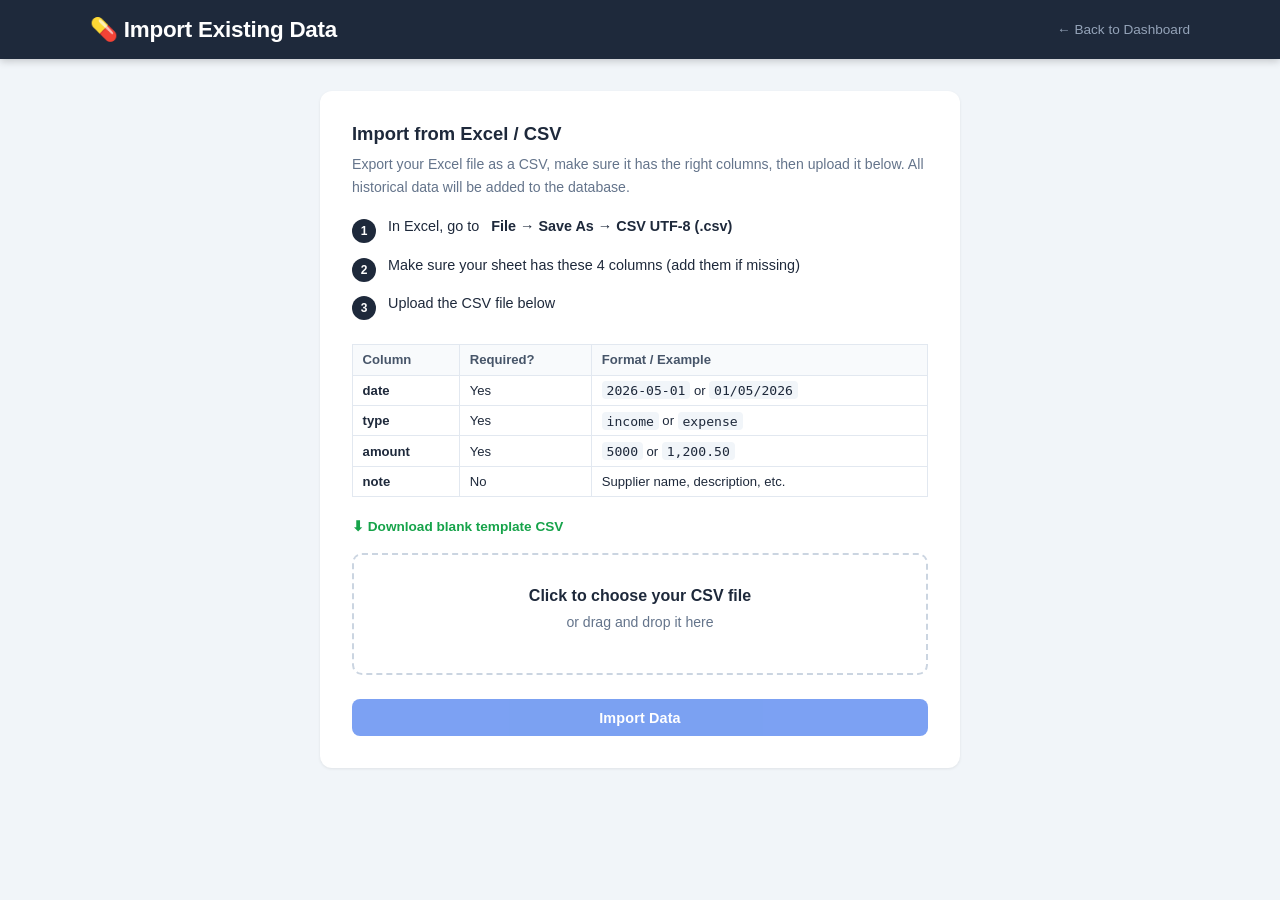
<file: templates/import.html>
<!DOCTYPE html>
<html lang="en">
<head>
    <meta charset="UTF-8">
    <meta name="viewport" content="width=device-width, initial-scale=1.0">
    <title>Import Data — Pharmacy Dashboard</title>
    <link rel="stylesheet" href="/static/style.css">
    <style>
        .import-card {
            background: white;
            border-radius: 12px;
            padding: 2rem;
            box-shadow: 0 1px 3px rgba(0,0,0,0.08);
            max-width: 640px;
            margin: 0 auto;
        }
        .import-card h2 { font-size: 1.15rem; font-weight: 700; margin-bottom: 0.5rem; }
        .import-card p  { color: #64748b; font-size: 0.88rem; margin-bottom: 1.25rem; line-height: 1.6; }

        .steps { counter-reset: step; list-style: none; padding: 0; margin-bottom: 1.5rem; }
        .steps li {
            counter-increment: step;
            display: flex;
            gap: 0.75rem;
            align-items: flex-start;
            margin-bottom: 0.85rem;
            font-size: 0.9rem;
        }
        .steps li::before {
            content: counter(step);
            min-width: 24px;
            height: 24px;
            background: #1e293b;
            color: white;
            border-radius: 50%;
            display: flex;
            align-items: center;
            justify-content: center;
            font-size: 0.75rem;
            font-weight: 700;
            flex-shrink: 0;
            margin-top: 1px;
        }

        .format-table {
            width: 100%;
            border-collapse: collapse;
            font-size: 0.82rem;
            margin: 0.75rem 0 1.25rem;
        }
        .format-table th, .format-table td {
            text-align: left;
            padding: 0.45rem 0.6rem;
            border: 1px solid #e2e8f0;
        }
        .format-table th { background: #f8fafc; font-weight: 700; color: #475569; }
        .format-table td code {
            background: #f1f5f9;
            padding: 0.1rem 0.3rem;
            border-radius: 4px;
            font-family: monospace;
        }

        .drop-zone {
            border: 2px dashed #cbd5e1;
            border-radius: 10px;
            padding: 2rem;
            text-align: center;
            cursor: pointer;
            transition: border-color 0.2s, background 0.2s;
            margin-bottom: 1rem;
        }
        .drop-zone.drag-over { border-color: #2563eb; background: #eff6ff; }
        .drop-zone p { color: #64748b; font-size: 0.88rem; margin: 0; }
        .drop-zone strong { display: block; font-size: 1rem; color: #1e293b; margin-bottom: 0.35rem; }
        #file-input { display: none; }

        .result-box {
            border-radius: 8px;
            padding: 1rem;
            margin-top: 1rem;
            font-size: 0.88rem;
            display: none;
        }
        .result-box.success { background: #dcfce7; color: #15803d; }
        .result-box.partial { background: #fef9c3; color: #854d0e; }
        .result-box.error   { background: #fee2e2; color: #b91c1c; }
        .result-box ul { margin: 0.5rem 0 0 1rem; padding: 0; }
        .result-box li { margin-bottom: 0.2rem; }

        .back-link { color: #2563eb; text-decoration: none; font-size: 0.85rem; }
        .back-link:hover { text-decoration: underline; }
        .template-link { color: #16a34a; font-weight: 600; text-decoration: none; font-size: 0.85rem; }
        .template-link:hover { text-decoration: underline; }

        .btn-import { background: #2563eb; color: white; margin-top: 0.5rem; }
    </style>
</head>
<body>
    <header>
        <div class="header-content">
            <h1>&#x1f48a; Import Existing Data</h1>
            <a href="/" class="back-link" style="color:#94a3b8;">&#x2190; Back to Dashboard</a>
        </div>
    </header>

    <main style="padding-top: 2rem;">
        <div class="import-card">
            <h2>Import from Excel / CSV</h2>
            <p>
                Export your Excel file as a CSV, make sure it has the right columns, then upload it below.
                All historical data will be added to the database.
            </p>

            <ol class="steps">
                <li>In Excel, go to <strong>File → Save As → CSV UTF-8 (.csv)</strong></li>
                <li>Make sure your sheet has these 4 columns (add them if missing)</li>
                <li>Upload the CSV file below</li>
            </ol>

            <table class="format-table">
                <thead>
                    <tr><th>Column</th><th>Required?</th><th>Format / Example</th></tr>
                </thead>
                <tbody>
                    <tr><td><strong>date</strong></td><td>Yes</td><td><code>2026-05-01</code> or <code>01/05/2026</code></td></tr>
                    <tr><td><strong>type</strong></td><td>Yes</td><td><code>income</code> or <code>expense</code></td></tr>
                    <tr><td><strong>amount</strong></td><td>Yes</td><td><code>5000</code> or <code>1,200.50</code></td></tr>
                    <tr><td><strong>note</strong></td><td>No</td><td>Supplier name, description, etc.</td></tr>
                </tbody>
            </table>

            <a href="/api/template_csv" class="template-link">&#x2B07; Download blank template CSV</a>

            <br><br>

            <div class="drop-zone" id="drop-zone" onclick="document.getElementById('file-input').click()">
                <strong>Click to choose your CSV file</strong>
                <p>or drag and drop it here</p>
                <p id="file-name" style="margin-top:0.5rem; color:#2563eb; font-weight:600;"></p>
            </div>
            <input type="file" id="file-input" accept=".csv">

            <button class="btn btn-import" id="import-btn" onclick="doImport()" disabled>
                Import Data
            </button>

            <div class="result-box" id="result-box"></div>
        </div>
    </main>

    <script>
        const dropZone  = document.getElementById('drop-zone');
        const fileInput = document.getElementById('file-input');
        const importBtn = document.getElementById('import-btn');
        const fileNameEl = document.getElementById('file-name');
        let selectedFile = null;

        fileInput.addEventListener('change', () => {
            selectedFile = fileInput.files[0];
            if (selectedFile) {
                fileNameEl.textContent = selectedFile.name;
                importBtn.disabled = false;
            }
        });

        dropZone.addEventListener('dragover', (e) => {
            e.preventDefault();
            dropZone.classList.add('drag-over');
        });
        dropZone.addEventListener('dragleave', () => dropZone.classList.remove('drag-over'));
        dropZone.addEventListener('drop', (e) => {
            e.preventDefault();
            dropZone.classList.remove('drag-over');
            selectedFile = e.dataTransfer.files[0];
            if (selectedFile) {
                fileNameEl.textContent = selectedFile.name;
                importBtn.disabled = false;
            }
        });

        async function doImport() {
            if (!selectedFile) return;
            importBtn.disabled = true;
            importBtn.textContent = 'Importing…';

            const formData = new FormData();
            formData.append('csvfile', selectedFile);

            const res  = await fetch('/api/import_csv', { method: 'POST', body: formData });
            const data = await res.json();

            const box = document.getElementById('result-box');
            box.style.display = 'block';

            if (!res.ok) {
                box.className = 'result-box error';
                box.innerHTML = '<strong>Error:</strong> ' + data.error;
            } else if (data.errors && data.errors.length > 0) {
                box.className = 'result-box partial';
                const errList = data.errors.map(e => `<li>${e}</li>`).join('');
                box.innerHTML = `
                    <strong>&#x2714; Imported ${data.imported} rows</strong> (${data.skipped} blank rows skipped)<br>
                    <strong>Rows with issues (not imported):</strong>
                    <ul>${errList}</ul>
                `;
            } else {
                box.className = 'result-box success';
                box.innerHTML = `<strong>&#x2714; Successfully imported ${data.imported} entries!</strong><br>
                    ${data.skipped ? data.skipped + ' blank rows were skipped.' : ''}
                    <br><br><a href="/" style="color:#15803d; font-weight:600;">Go to Dashboard &#x2192;</a>`;
            }

            importBtn.disabled = false;
            importBtn.textContent = 'Import Data';
        }
    </script>
</body>
</html>
</file>
<file: static/style.css>
* {
    margin: 0;
    padding: 0;
    box-sizing: border-box;
}

:root {
    --income-color: #16a34a;
    --income-light: #dcfce7;
    --expense-color: #dc2626;
    --expense-light: #fee2e2;
    --profit-color: #2563eb;
    --bg: #f1f5f9;
    --card-bg: #ffffff;
    --border: #e2e8f0;
    --text: #1e293b;
    --text-muted: #64748b;
    --whatsapp: #25D366;
}

body {
    font-family: -apple-system, BlinkMacSystemFont, 'Segoe UI', Roboto, sans-serif;
    background: var(--bg);
    color: var(--text);
    min-height: 100vh;
}

/* Header */
header {
    background: #1e293b;
    color: white;
    padding: 1rem 2rem;
    box-shadow: 0 2px 8px rgba(0, 0, 0, 0.2);
    position: sticky;
    top: 0;
    z-index: 10;
}

.header-content {
    max-width: 1100px;
    margin: 0 auto;
    display: flex;
    align-items: center;
    justify-content: space-between;
}

header h1 {
    font-size: 1.4rem;
    font-weight: 700;
    letter-spacing: -0.01em;
}

.date-display {
    font-size: 0.85rem;
    color: #94a3b8;
}

/* Main layout */
main {
    max-width: 1100px;
    margin: 0 auto;
    padding: 2rem 1rem 3rem;
    display: flex;
    flex-direction: column;
    gap: 1.5rem;
}

/* Stats */
.stats-grid {
    display: grid;
    grid-template-columns: repeat(3, 1fr);
    gap: 1rem;
}

.stat-card {
    background: var(--card-bg);
    border-radius: 12px;
    padding: 1.5rem 1.25rem;
    text-align: center;
    box-shadow: 0 1px 3px rgba(0, 0, 0, 0.08);
    border-top: 4px solid transparent;
    transition: box-shadow 0.2s;
}

.stat-card:hover {
    box-shadow: 0 4px 12px rgba(0, 0, 0, 0.12);
}

.income-card  { border-top-color: var(--income-color); }
.expense-card { border-top-color: var(--expense-color); }
.profit-card  { border-top-color: var(--profit-color); }

.stat-label {
    font-size: 0.78rem;
    color: var(--text-muted);
    text-transform: uppercase;
    letter-spacing: 0.07em;
    margin-bottom: 0.6rem;
    font-weight: 600;
}

.stat-value {
    font-size: 2rem;
    font-weight: 800;
    letter-spacing: -0.02em;
}

.income-card  .stat-value { color: var(--income-color); }
.expense-card .stat-value { color: var(--expense-color); }
.profit-card  .stat-value { color: var(--profit-color); }

/* Forms */
.forms-grid {
    display: grid;
    grid-template-columns: 1fr 1fr;
    gap: 1rem;
}

.form-card {
    background: var(--card-bg);
    border-radius: 12px;
    padding: 1.5rem;
    box-shadow: 0 1px 3px rgba(0, 0, 0, 0.08);
}

.form-title {
    font-size: 1rem;
    font-weight: 700;
    margin-bottom: 1rem;
}

.income-title { color: var(--income-color); }
.expense-title { color: var(--expense-color); }

.form-group {
    margin-bottom: 0.9rem;
}

.form-group label {
    display: block;
    font-size: 0.8rem;
    font-weight: 600;
    color: var(--text-muted);
    margin-bottom: 0.3rem;
    text-transform: uppercase;
    letter-spacing: 0.04em;
}

.form-group input {
    width: 100%;
    padding: 0.65rem 0.85rem;
    border: 1.5px solid var(--border);
    border-radius: 8px;
    font-size: 0.95rem;
    color: var(--text);
    background: #fafafa;
    transition: border-color 0.15s, box-shadow 0.15s;
}

.form-group input:focus {
    outline: none;
    border-color: #94a3b8;
    box-shadow: 0 0 0 3px rgba(148, 163, 184, 0.15);
    background: white;
}

.btn {
    display: inline-flex;
    align-items: center;
    justify-content: center;
    padding: 0.65rem 1.25rem;
    border: none;
    border-radius: 8px;
    font-size: 0.9rem;
    font-weight: 700;
    cursor: pointer;
    transition: opacity 0.15s, transform 0.1s, box-shadow 0.15s;
    width: 100%;
    letter-spacing: 0.01em;
}

.btn:hover:not(:disabled) {
    opacity: 0.88;
    box-shadow: 0 2px 8px rgba(0, 0, 0, 0.18);
}

.btn:active:not(:disabled) {
    transform: scale(0.98);
}

.btn:disabled {
    opacity: 0.6;
    cursor: not-allowed;
}

.btn-income   { background: var(--income-color);  color: white; }
.btn-expense  { background: var(--expense-color); color: white; }
.btn-whatsapp { background: var(--whatsapp); color: white; width: auto; padding: 0.6rem 1.1rem; font-size: 0.85rem; }

/* Log section */
.log-section {
    background: var(--card-bg);
    border-radius: 12px;
    padding: 1.5rem;
    box-shadow: 0 1px 3px rgba(0, 0, 0, 0.08);
}

.log-header {
    display: flex;
    align-items: center;
    justify-content: space-between;
    margin-bottom: 1.2rem;
}

.log-header h2 {
    font-size: 1rem;
    font-weight: 700;
}

.log-grid {
    display: grid;
    grid-template-columns: 1fr 1fr;
    gap: 1.25rem;
}

.log-column-title {
    font-size: 0.8rem;
    font-weight: 700;
    text-transform: uppercase;
    letter-spacing: 0.06em;
    margin-bottom: 0.75rem;
    padding-bottom: 0.5rem;
    border-bottom: 2px solid var(--border);
}

.entry-list {
    display: flex;
    flex-direction: column;
    gap: 0.45rem;
    max-height: 300px;
    overflow-y: auto;
    padding-right: 2px;
}

.entry-list::-webkit-scrollbar {
    width: 4px;
}

.entry-list::-webkit-scrollbar-track {
    background: transparent;
}

.entry-list::-webkit-scrollbar-thumb {
    background: var(--border);
    border-radius: 2px;
}

.entry-item {
    display: flex;
    align-items: center;
    justify-content: space-between;
    padding: 0.6rem 0.75rem;
    border-radius: 8px;
    animation: fadeIn 0.2s ease;
}

@keyframes fadeIn {
    from { opacity: 0; transform: translateY(-4px); }
    to   { opacity: 1; transform: translateY(0); }
}

.income-item  { background: var(--income-light); }
.expense-item { background: var(--expense-light); }

.entry-left {
    display: flex;
    flex-direction: column;
    gap: 0.05rem;
    min-width: 0;
}

.entry-amount {
    font-weight: 700;
    font-size: 0.9rem;
}

.income-item  .entry-amount { color: var(--income-color); }
.expense-item .entry-amount { color: var(--expense-color); }

.entry-note {
    color: var(--text);
    font-size: 0.8rem;
    white-space: nowrap;
    overflow: hidden;
    text-overflow: ellipsis;
    max-width: 180px;
}

.entry-time {
    color: var(--text-muted);
    font-size: 0.72rem;
}

.delete-btn {
    background: none;
    border: none;
    cursor: pointer;
    color: var(--text-muted);
    padding: 0.2rem 0.35rem;
    border-radius: 4px;
    font-size: 0.85rem;
    line-height: 1;
    transition: color 0.15s, background 0.15s;
    flex-shrink: 0;
    margin-left: 0.5rem;
}

.delete-btn:hover {
    color: var(--expense-color);
    background: rgba(220, 38, 38, 0.1);
}

.empty-msg {
    color: var(--text-muted);
    font-size: 0.82rem;
    font-style: italic;
    text-align: center;
    padding: 1.25rem 0;
}

/* Summary section */
.summary-section {
    background: var(--card-bg);
    border-radius: 12px;
    padding: 1.5rem;
    box-shadow: 0 1px 3px rgba(0, 0, 0, 0.08);
}

.summary-section h2 {
    font-size: 1rem;
    font-weight: 700;
    margin-bottom: 1rem;
}

.summary-grid {
    display: grid;
    grid-template-columns: 1fr 1fr;
    gap: 1rem;
}

.summary-card {
    background: var(--bg);
    border-radius: 10px;
    padding: 1rem 1.1rem;
}

.summary-card h3 {
    font-size: 0.75rem;
    color: var(--text-muted);
    text-transform: uppercase;
    letter-spacing: 0.07em;
    font-weight: 700;
    margin-bottom: 0.75rem;
}

.summary-row {
    display: flex;
    justify-content: space-between;
    align-items: center;
    padding: 0.45rem 0;
    font-size: 0.88rem;
    border-bottom: 1px solid var(--border);
}

.summary-row:last-child { border-bottom: none; }

.summary-total {
    font-weight: 700;
    font-size: 0.95rem;
    padding-top: 0.65rem;
}

.income-text  { color: var(--income-color); font-weight: 700; }
.expense-text { color: var(--expense-color); font-weight: 700; }

/* Toast */
.toast {
    position: fixed;
    bottom: 2rem;
    right: 2rem;
    background: #1e293b;
    color: white;
    padding: 0.75rem 1.25rem;
    border-radius: 8px;
    font-size: 0.88rem;
    font-weight: 600;
    opacity: 0;
    transform: translateY(10px);
    transition: opacity 0.25s, transform 0.25s;
    pointer-events: none;
    z-index: 999;
    max-width: 320px;
}

.toast.show    { opacity: 1; transform: translateY(0); }
.toast.success { background: var(--income-color); }
.toast.error   { background: var(--expense-color); }
.toast.info    { background: #2563eb; }

/* Nav tabs */
.nav-tabs {
    display: flex;
    gap: 0.25rem;
    background: rgba(255,255,255,0.08);
    border-radius: 8px;
    padding: 0.25rem;
}

.nav-tab {
    padding: 0.4rem 1rem;
    border-radius: 6px;
    color: #94a3b8;
    text-decoration: none;
    font-size: 0.85rem;
    font-weight: 600;
    transition: background 0.15s, color 0.15s;
}

.nav-tab:hover  { color: white; background: rgba(255,255,255,0.1); }
.nav-tab.active { background: white; color: #1e293b; }

/* Mini stats bar (entry page) */
.mini-stats {
    background: white;
    border-radius: 12px;
    padding: 1rem 1.5rem;
    display: flex;
    align-items: center;
    gap: 1.5rem;
    box-shadow: 0 1px 3px rgba(0,0,0,0.08);
}

.mini-stat {
    display: flex;
    flex-direction: column;
    gap: 0.15rem;
}

.mini-label {
    font-size: 0.72rem;
    text-transform: uppercase;
    letter-spacing: 0.06em;
    color: var(--text-muted);
    font-weight: 600;
}

.mini-value {
    font-size: 1.15rem;
    font-weight: 800;
}

.mini-divider {
    width: 1px;
    height: 36px;
    background: var(--border);
    flex-shrink: 0;
}

/* History (all entries) */
.all-entries-table {
    display: flex;
    flex-direction: column;
    gap: 0.75rem;
}

.history-day {
    border: 1px solid var(--border);
    border-radius: 10px;
    overflow: hidden;
}

.history-day-header {
    display: flex;
    align-items: center;
    justify-content: space-between;
    padding: 0.65rem 1rem;
    background: #f8fafc;
    border-bottom: 1px solid var(--border);
}

.history-date {
    font-weight: 700;
    font-size: 0.88rem;
}

.history-day-stats {
    font-size: 0.85rem;
}

.history-row {
    display: flex;
    align-items: center;
    gap: 0.75rem;
    padding: 0.5rem 1rem;
    font-size: 0.88rem;
    border-bottom: 1px solid var(--border);
}

.history-row:last-child { border-bottom: none; }

.history-type {
    font-size: 0.7rem;
    width: 14px;
    flex-shrink: 0;
}

/* Responsive */
@media (max-width: 680px) {
    .stats-grid,
    .forms-grid,
    .log-grid,
    .summary-grid {
        grid-template-columns: 1fr;
    }

    .stat-value { font-size: 1.6rem; }

    header { padding: 0.85rem 1rem; }
    main   { padding: 1rem 0.75rem 2rem; }
}
</file>
